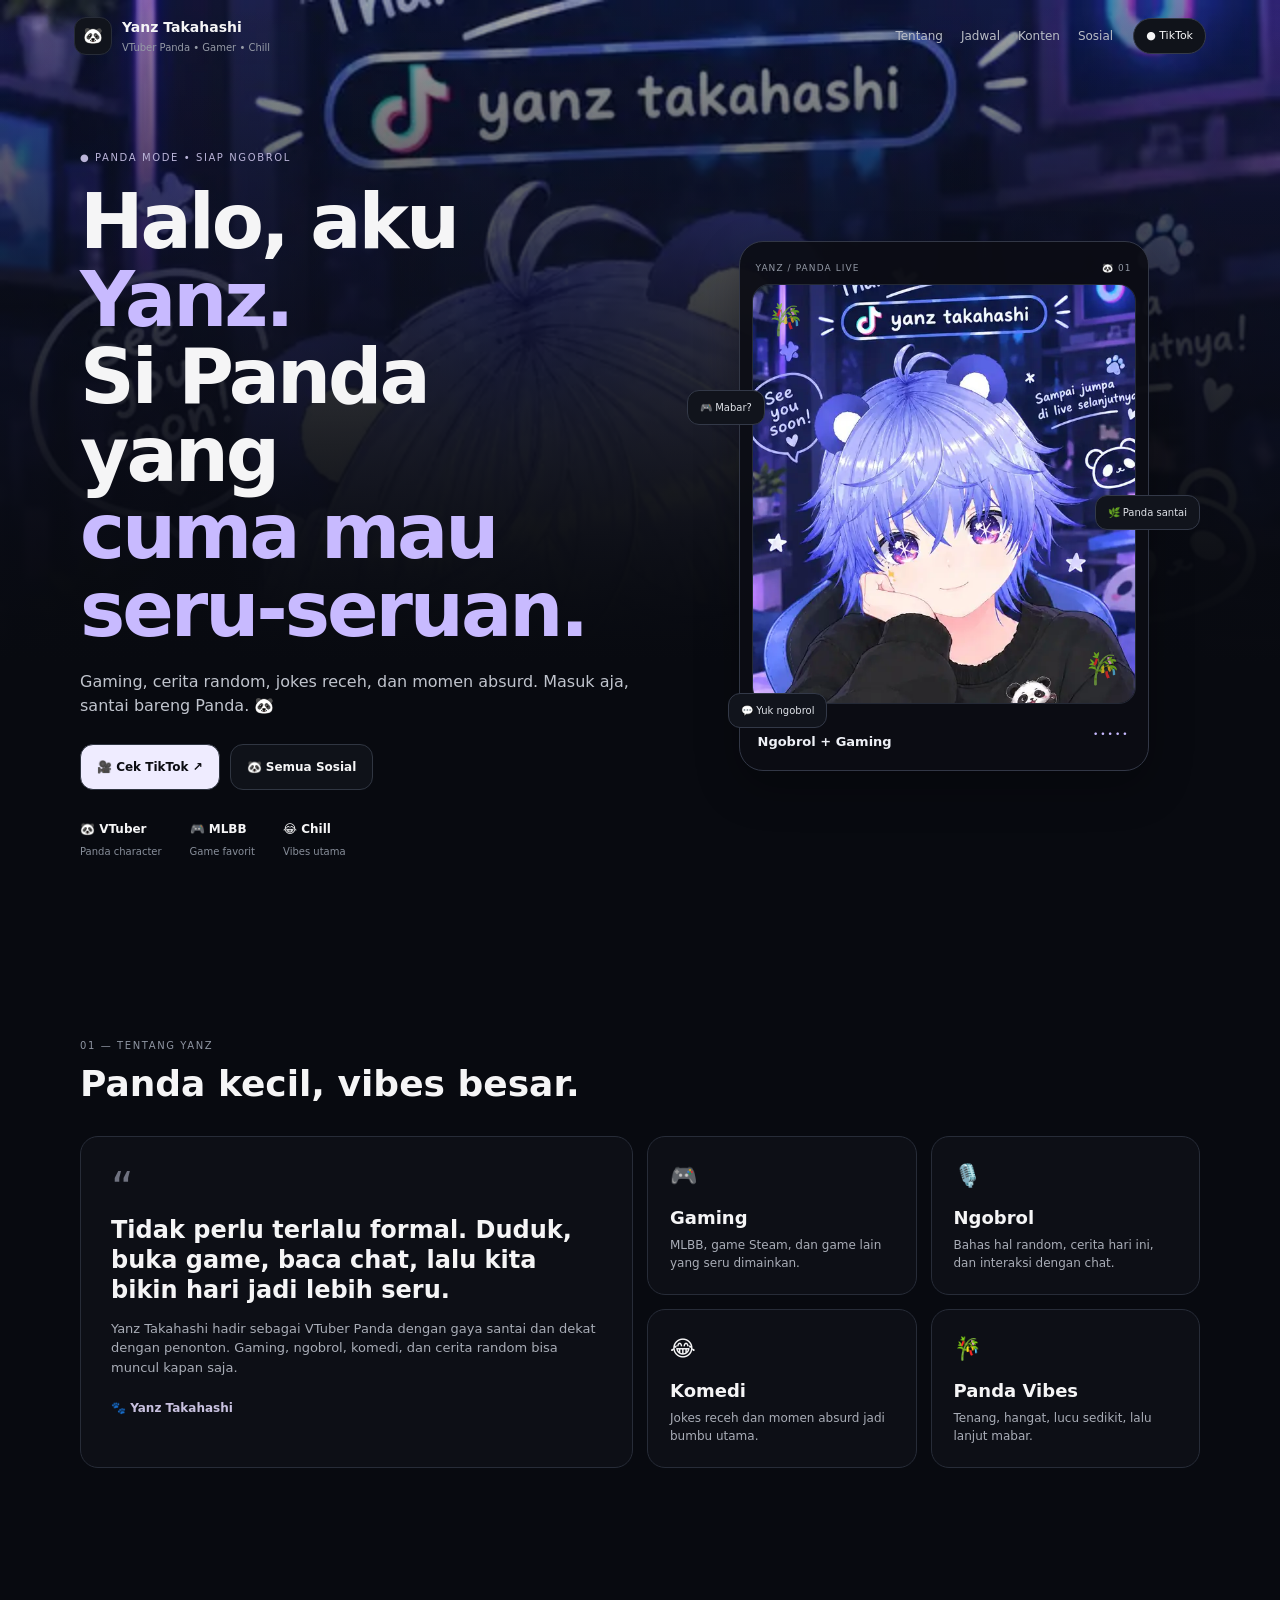
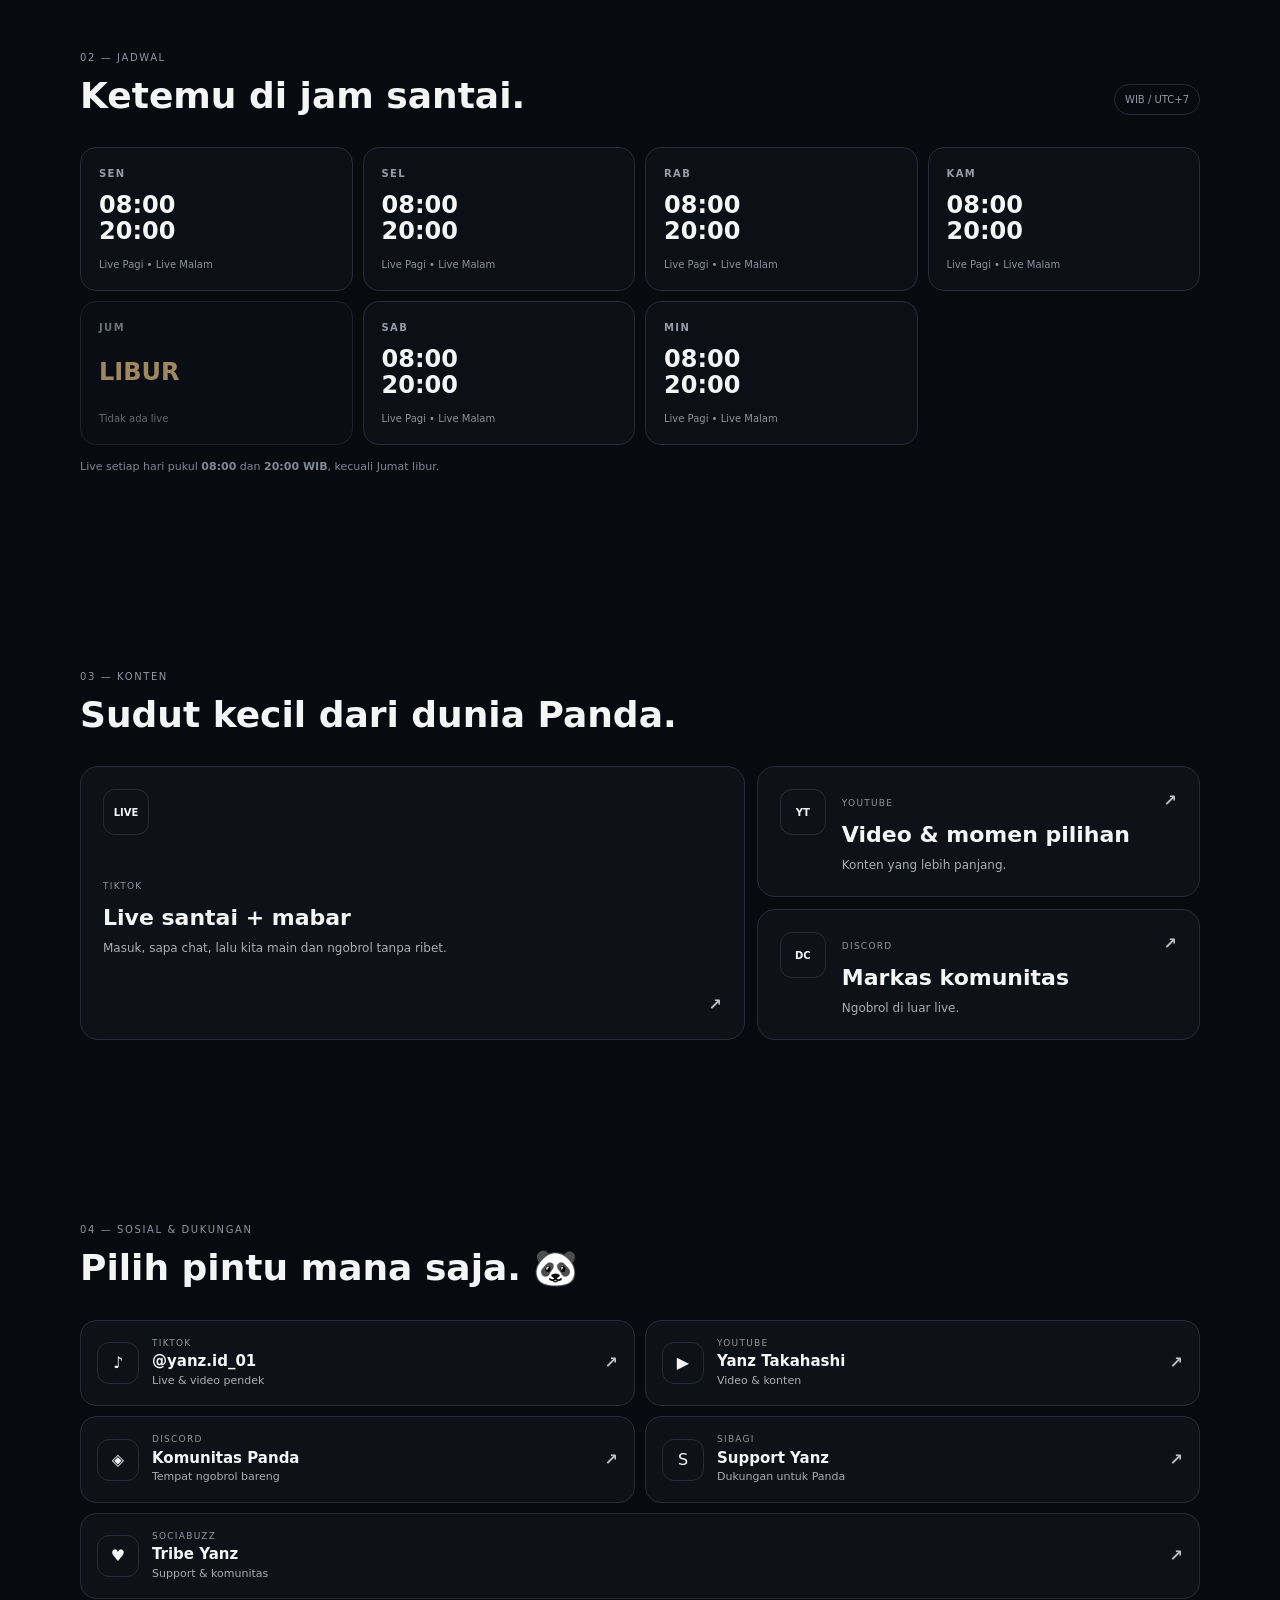
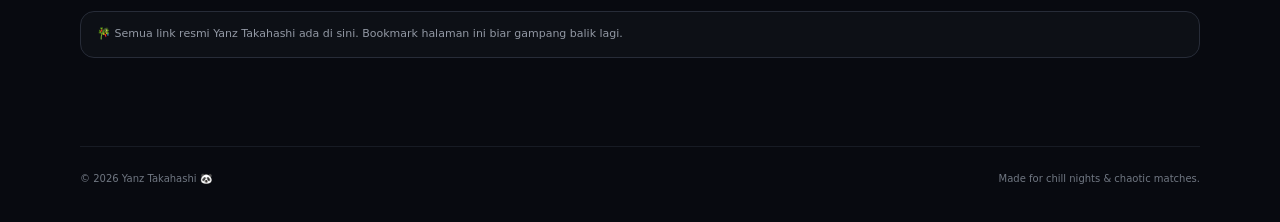
<file: index.html>
<!doctype html>
<html lang="id">
<head>
  <meta charset="utf-8">
  <meta name="viewport" content="width=device-width,initial-scale=1,viewport-fit=cover">
  <meta name="theme-color" content="#090b12">
  <meta name="description" content="Yanz Takahashi — VTuber Panda, gamer, dan teman ngobrol santai.">
  <title>Yanz Takahashi 🐼 — VTuber Panda</title>
  <link rel="icon" href="assets/yanz-panda-640.webp" type="image/webp">
  <link rel="stylesheet" href="styles.css">
</head>
<body>
  <div class="page-bg" aria-hidden="true"></div>

  <header class="site-header">
    <a class="brand" href="#home" aria-label="Yanz Takahashi beranda">
      <span class="brand-mark">🐼</span>
      <span><strong>Yanz Takahashi</strong><small>VTuber Panda • Gamer • Chill</small></span>
    </a>
    <nav class="nav" id="nav">
      <a href="#about">Tentang</a><a href="#schedule">Jadwal</a><a href="#content">Konten</a><a href="#social">Sosial</a>
    </nav>
    <a class="live-button" href="https://www.tiktok.com/@yanz.id_01?is_from_webapp=1&sender_device=pc" target="_blank" rel="noopener">● TikTok</a>
    <button class="menu-button" id="menuButton" type="button" aria-label="Buka menu" aria-expanded="false">☰</button>
  </header>

  <main id="home">
    <section class="hero wrap">
      <div class="hero-copy">
        <p class="eyebrow">● PANDA MODE • SIAP NGOBROL</p>
        <h1>Halo, aku <span>Yanz.</span><br>Si Panda yang<br><span>cuma mau seru-seruan.</span></h1>
        <p class="hero-text">Gaming, cerita random, jokes receh, dan momen absurd. Masuk aja, santai bareng Panda. 🐼</p>
        <div class="actions">
          <a class="button primary" href="https://www.tiktok.com/@yanz.id_01?is_from_webapp=1&sender_device=pc" target="_blank" rel="noopener">🎥 Cek TikTok ↗</a>
          <a class="button ghost" href="#social">🐼 Semua Sosial</a>
        </div>
        <div class="stats"><div><b>🐼 VTuber</b><span>Panda character</span></div><div><b>🎮 MLBB</b><span>Game favorit</span></div><div><b>😂 Chill</b><span>Vibes utama</span></div></div>
      </div>

      <div class="hero-art">
        <div class="character-card">
          <div class="card-top"><span>YANZ / PANDA LIVE</span><span>🐼 01</span></div>
          <div class="photo-box">
            <span class="bamboo bamboo-a">🎋</span><span class="bamboo bamboo-b">🎋</span>
            <img src="assets/yanz-panda-640.webp" alt="Yanz Takahashi — VTuber Panda" width="640" height="640" fetchpriority="high" decoding="async">
          </div>
          <div class="card-info"><div><small>NOW PLAYING</small><strong>Ngobrol + Gaming</strong></div><span>•••••</span></div>
        </div>
        <div class="float-card one">🎮 Mabar?</div><div class="float-card two">🌿 Panda santai</div><div class="float-card three">💬 Yuk ngobrol</div>
      </div>
    </section>

    <section class="wrap section" id="about">
      <div class="section-title"><small>01 — TENTANG YANZ</small><h2>Panda kecil, vibes besar.</h2></div>
      <div class="about-grid">
        <article class="panel about-main"><div class="quote">“</div><p class="lead">Tidak perlu terlalu formal. Duduk, buka game, baca chat, lalu kita bikin hari jadi lebih seru.</p><p>Yanz Takahashi hadir sebagai VTuber Panda dengan gaya santai dan dekat dengan penonton. Gaming, ngobrol, komedi, dan cerita random bisa muncul kapan saja.</p><div class="signature">🐾 Yanz Takahashi</div></article>
        <div class="mini-grid">
          <article class="panel mini"><span>🎮</span><h3>Gaming</h3><p>MLBB, game Steam, dan game lain yang seru dimainkan.</p></article>
          <article class="panel mini"><span>🎙️</span><h3>Ngobrol</h3><p>Bahas hal random, cerita hari ini, dan interaksi dengan chat.</p></article>
          <article class="panel mini"><span>😂</span><h3>Komedi</h3><p>Jokes receh dan momen absurd jadi bumbu utama.</p></article>
          <article class="panel mini"><span>🎋</span><h3>Panda Vibes</h3><p>Tenang, hangat, lucu sedikit, lalu lanjut mabar.</p></article>
        </div>
      </div>
    </section>

    <section class="wrap section" id="schedule">
      <div class="section-title row"><div><small>02 — JADWAL</small><h2>Ketemu di jam santai.</h2></div><span class="timezone">WIB / UTC+7</span></div>
      <div class="schedule-grid">
        <article class="day-card" data-day="1"><b>SEN</b><strong>08:00<br>20:00</strong><span>Live Pagi • Live Malam</span></article>
        <article class="day-card" data-day="2"><b>SEL</b><strong>08:00<br>20:00</strong><span>Live Pagi • Live Malam</span></article>
        <article class="day-card" data-day="3"><b>RAB</b><strong>08:00<br>20:00</strong><span>Live Pagi • Live Malam</span></article>
        <article class="day-card" data-day="4"><b>KAM</b><strong>08:00<br>20:00</strong><span>Live Pagi • Live Malam</span></article>
        <article class="day-card off" data-day="5"><b>JUM</b><strong>LIBUR</strong><span>Tidak ada live</span></article>
        <article class="day-card" data-day="6"><b>SAB</b><strong>08:00<br>20:00</strong><span>Live Pagi • Live Malam</span></article>
        <article class="day-card" data-day="0"><b>MIN</b><strong>08:00<br>20:00</strong><span>Live Pagi • Live Malam</span></article>
      </div>
      <p class="note">Live setiap hari pukul <strong>08:00</strong> dan <strong>20:00 WIB</strong>, kecuali Jumat libur.</p>
    </section>

    <section class="wrap section" id="content">
      <div class="section-title"><small>03 — KONTEN</small><h2>Sudut kecil dari dunia Panda.</h2></div>
      <div class="content-grid">
        <a class="content-card big" href="https://www.tiktok.com/@yanz.id_01?is_from_webapp=1&sender_device=pc" target="_blank" rel="noopener"><span>LIVE</span><div><small>TIKTOK</small><h3>Live santai + mabar</h3><p>Masuk, sapa chat, lalu kita main dan ngobrol tanpa ribet.</p></div><b>↗</b></a>
        <a class="content-card" href="https://www.youtube.com/@Yanz-TAKAHASHI" target="_blank" rel="noopener"><span>YT</span><div><small>YOUTUBE</small><h3>Video & momen pilihan</h3><p>Konten yang lebih panjang.</p></div><b>↗</b></a>
        <a class="content-card" href="https://discord.gg/RctvXeYhSY" target="_blank" rel="noopener"><span>DC</span><div><small>DISCORD</small><h3>Markas komunitas</h3><p>Ngobrol di luar live.</p></div><b>↗</b></a>
      </div>
    </section>

    <section class="wrap section" id="social">
      <div class="section-title"><small>04 — SOSIAL & DUKUNGAN</small><h2>Pilih pintu mana saja. 🐼</h2></div>
      <div class="social-grid">
        <a href="https://www.tiktok.com/@yanz.id_01?is_from_webapp=1&sender_device=pc" target="_blank" rel="noopener" class="social"><span>♪</span><div><small>TIKTOK</small><strong>@yanz.id_01</strong><em>Live & video pendek</em></div><b>↗</b></a>
        <a href="https://www.youtube.com/@Yanz-TAKAHASHI" target="_blank" rel="noopener" class="social"><span>▶</span><div><small>YOUTUBE</small><strong>Yanz Takahashi</strong><em>Video & konten</em></div><b>↗</b></a>
        <a href="https://discord.gg/RctvXeYhSY" target="_blank" rel="noopener" class="social"><span>◈</span><div><small>DISCORD</small><strong>Komunitas Panda</strong><em>Tempat ngobrol bareng</em></div><b>↗</b></a>
        <a href="https://sibagi.com/yanztakahashi" target="_blank" rel="noopener" class="social"><span>S</span><div><small>SIBAGI</small><strong>Support Yanz</strong><em>Dukungan untuk Panda</em></div><b>↗</b></a>
        <a href="https://sociabuzz.com/yanz_cihuy/tribe" target="_blank" rel="noopener" class="social full"><span>♥</span><div><small>SOCIABUZZ</small><strong>Tribe Yanz</strong><em>Support & komunitas</em></div><b>↗</b></a>
      </div>
      <div class="support-note">🎋 Semua link resmi Yanz Takahashi ada di sini. Bookmark halaman ini biar gampang balik lagi.</div>
    </section>
  </main>

  <footer class="footer wrap"><span>© 2026 Yanz Takahashi 🐼</span><span>Made for chill nights & chaotic matches.</span></footer>
  <script src="script.js" defer></script>
</body>
</html>
</file>
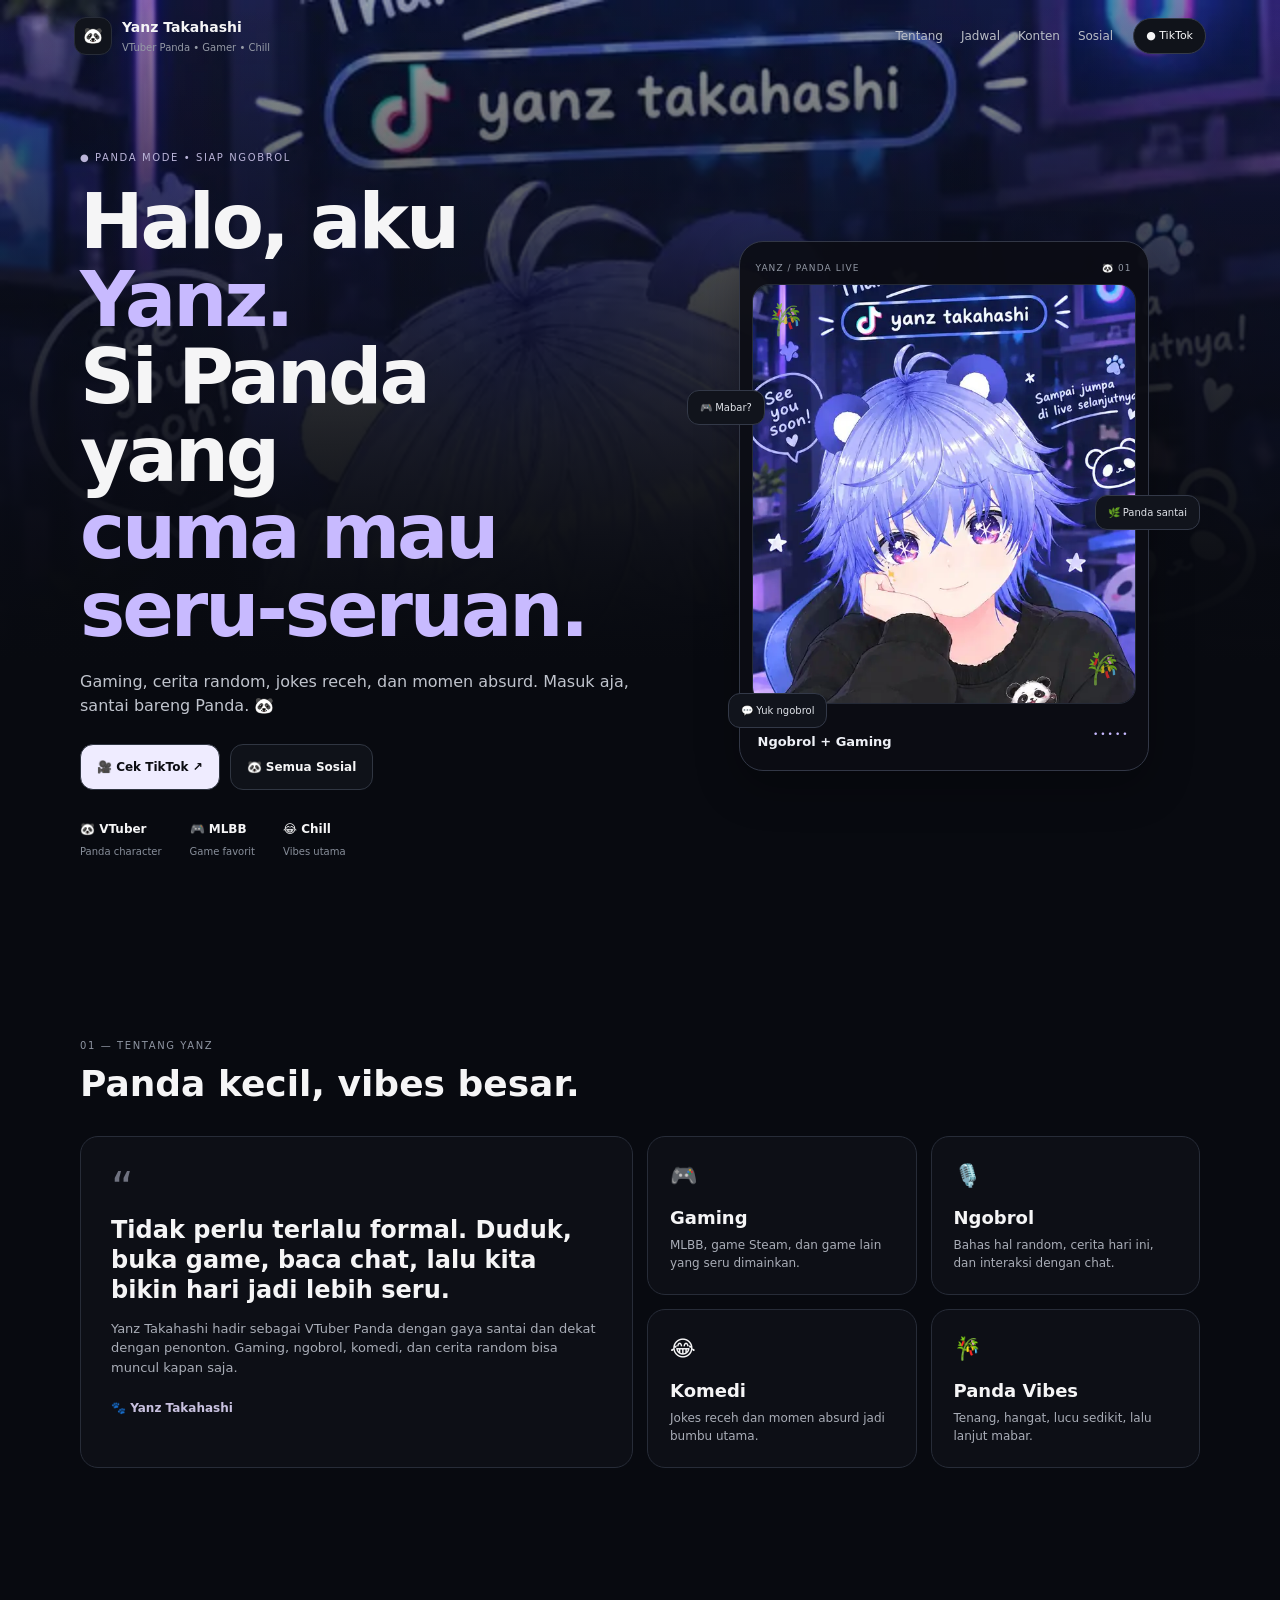
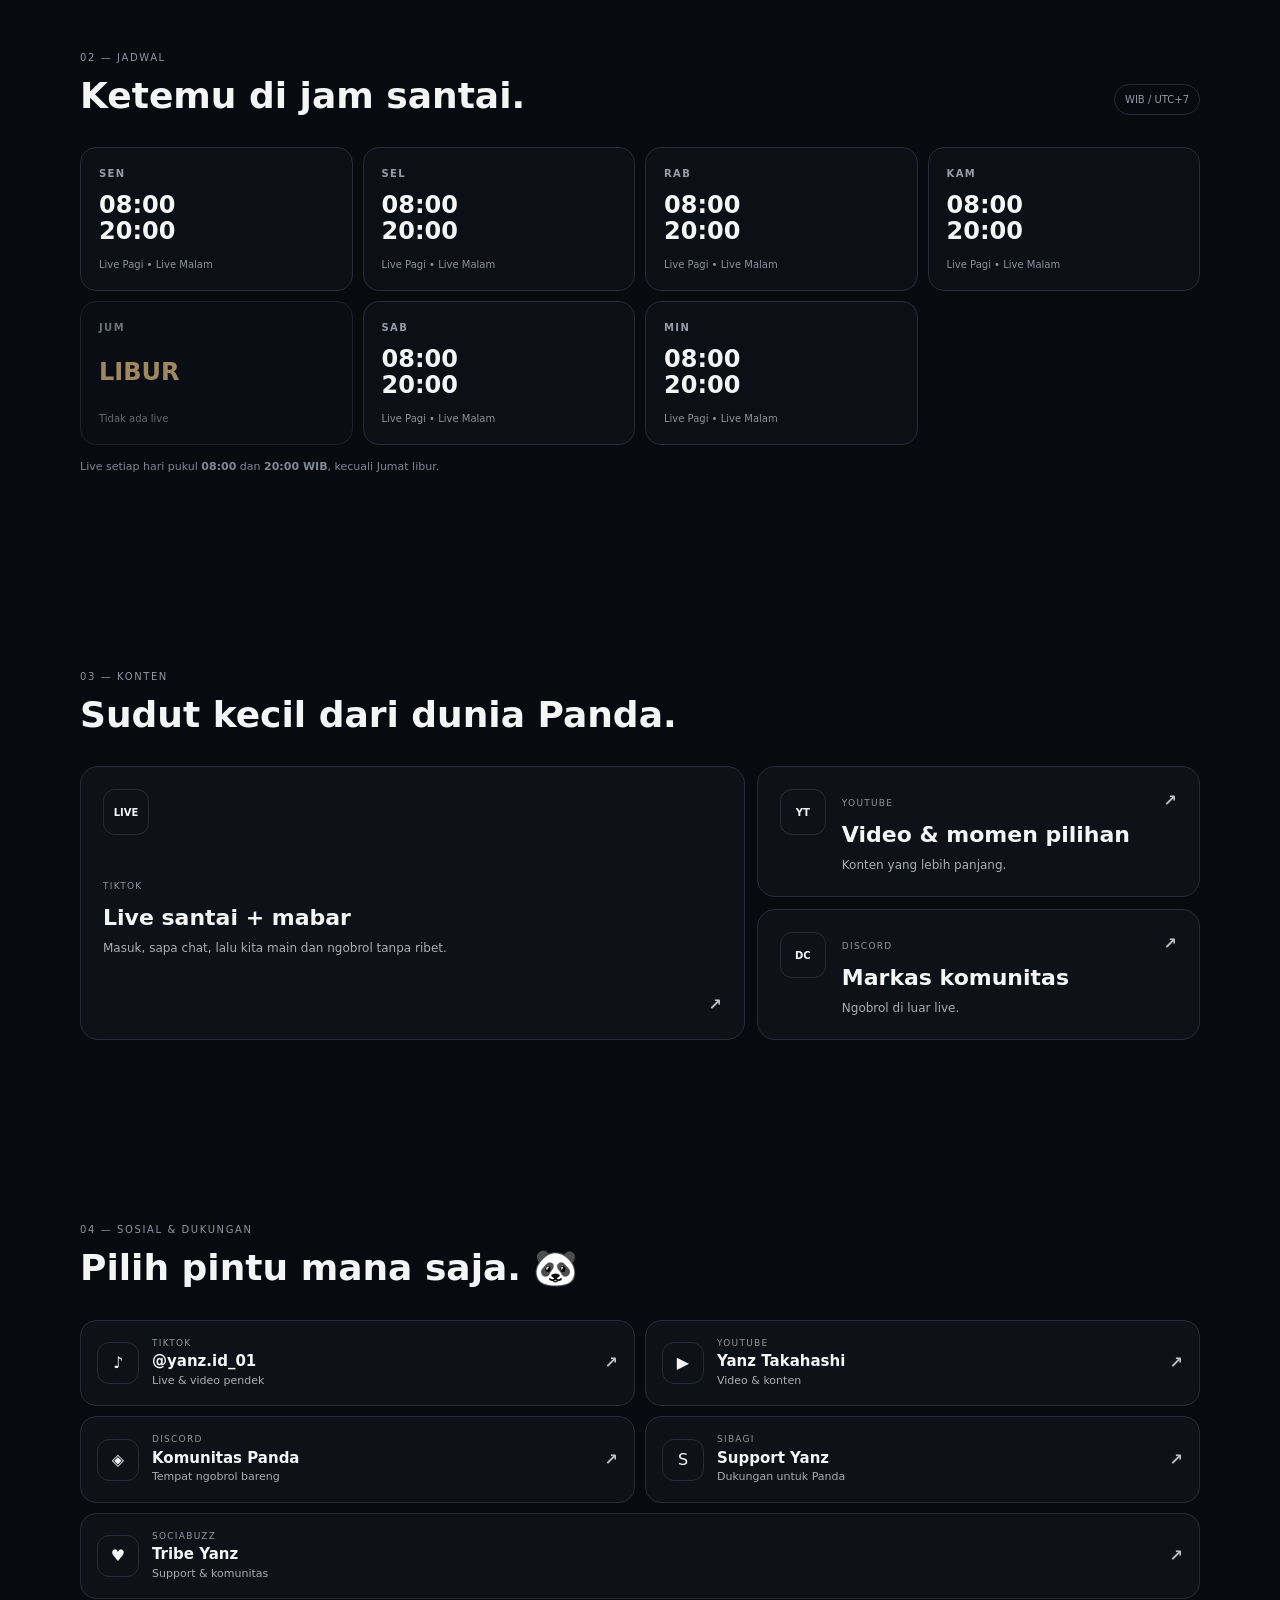
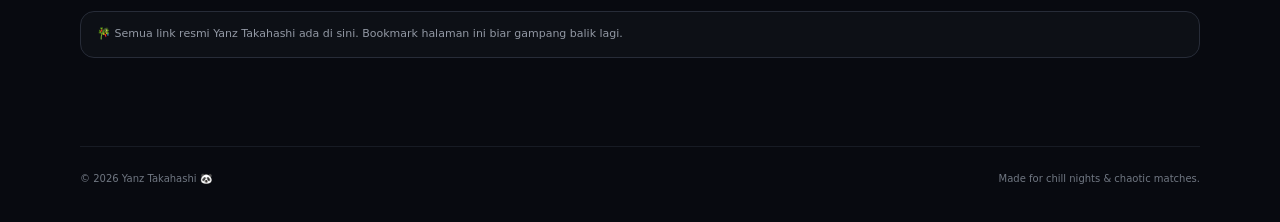
<file: yanz-takahashi-single.html>
<!doctype html>
<html lang="id">
<head>
  <meta charset="utf-8">
  <meta name="viewport" content="width=device-width,initial-scale=1,viewport-fit=cover">
  <meta name="theme-color" content="#090b12">
  <meta name="description" content="Yanz Takahashi — VTuber Panda, gamer, dan teman ngobrol santai.">
  <title>Yanz Takahashi 🐼 — VTuber Panda</title>
  <link rel="icon" href="[data-uri]" type="image/webp">
  <style>:root{--bg:#080a10;--panel:#10131b;--panel2:#141925;--text:#f5f5f6;--muted:#a9adb7;--line:#272c38;--accent:#c8baff;--accent2:#ece8ff;--radius:18px}
*{box-sizing:border-box}html{scroll-behavior:smooth}body{margin:0;background:var(--bg);color:var(--text);font-family:system-ui,-apple-system,Segoe UI,Roboto,Arial,sans-serif;line-height:1.5;overflow-x:hidden}a{color:inherit;text-decoration:none}.page-bg{position:absolute;z-index:-2;top:0;left:0;width:100%;height:720px;background:linear-gradient(rgba(5,7,12,.34),rgba(8,10,16,.97)),url("[data-uri]") center top/cover no-repeat}.page-bg:after{content:"";position:absolute;inset:0;background:linear-gradient(180deg,rgba(8,10,16,0),var(--bg) 92%)}
.site-header{height:72px;max-width:1180px;margin:auto;padding:12px 24px;display:flex;align-items:center;gap:20px;position:relative}.brand{display:flex;gap:10px;align-items:center;margin-right:auto}.brand-mark{width:38px;height:38px;border:1px solid var(--line);border-radius:12px;display:grid;place-items:center;background:#11141c}.brand strong{display:block;font-size:14px}.brand small{display:block;color:#959aa6;font-size:10px;margin-top:2px}.nav{display:flex;gap:18px}.nav a{font-size:12px;color:#b9bdc6}.nav a:hover{color:#fff}.live-button{font-size:11px;padding:9px 12px;border:1px solid #353b49;border-radius:999px;background:#10131a}.menu-button{display:none;background:none;color:#fff;border:0;font-size:22px}
.wrap{width:min(1120px,calc(100% - 40px));margin:auto}.hero{min-height:640px;padding:78px 0 82px;display:grid;grid-template-columns:1.05fr .95fr;gap:40px;align-items:center}.eyebrow{font-size:10px;letter-spacing:.16em;color:#bab4d8;margin:0 0 18px}.hero h1{font-size:clamp(42px,6vw,76px);line-height:1.02;letter-spacing:-.04em;margin:0 0 22px}.hero h1 span{color:var(--accent)}.hero-text{max-width:610px;color:#c0c4cd;font-size:16px}.actions{display:flex;gap:10px;flex-wrap:wrap;margin-top:26px}.button{padding:13px 16px;border-radius:13px;border:1px solid #303642;font-size:12px;font-weight:700}.button.primary{background:#efecff;color:#0c0d12}.button.ghost{background:#0f1219}.stats{display:flex;gap:28px;margin-top:30px;flex-wrap:wrap}.stats b{display:block;font-size:12px}.stats span{font-size:10px;color:#888f9b}
.hero-art{position:relative;min-height:520px;display:grid;place-items:center}.character-card{width:min(410px,92%);padding:12px;border:1px solid #323746;border-radius:24px;background:rgba(11,13,20,.92);box-shadow:0 16px 44px rgba(0,0,0,.28)}.card-top,.card-info{display:flex;justify-content:space-between;align-items:center;padding:8px 4px;color:#9298a4;font-size:9px;letter-spacing:.12em}.photo-box{height:420px;position:relative;overflow:hidden;border-radius:17px;border:1px solid #242936;background:#0e1118}.photo-box img{width:100%;height:100%;object-fit:cover;display:block}.bamboo{position:absolute;z-index:2;font-size:30px;opacity:.7}.bamboo-a{top:12px;left:14px}.bamboo-b{bottom:12px;right:14px}.card-info{padding:13px 6px 6px}.card-info strong{display:block;color:#eef0f6;font-size:13px;letter-spacing:0;margin-top:2px}.card-info span{letter-spacing:2px;color:var(--accent)}.float-card{position:absolute;padding:9px 12px;border:1px solid #333948;border-radius:12px;background:#11141c;color:#dfe2e8;font-size:10px}.float-card.one{left:0;top:28%}.float-card.two{right:0;top:48%}.float-card.three{left:8%;bottom:8%}
.section{padding:88px 0}.section-title small{font-size:10px;color:#8e95a2;letter-spacing:.16em}.section-title h2{font-size:36px;line-height:1.1;margin:8px 0 0}.section-title.row{display:flex;justify-content:space-between;align-items:end}.timezone{font-size:10px;color:#9299a6;border:1px solid var(--line);padding:7px 10px;border-radius:999px}.about-grid{display:grid;grid-template-columns:1fr 1fr;gap:14px;margin-top:32px}.panel{border:1px solid var(--line);background:rgba(14,17,23,.88);border-radius:18px}.about-main{padding:30px}.quote{font-size:44px;color:#6f7280;line-height:1}.lead{font-size:24px;font-weight:650;line-height:1.25;margin:4px 0 14px}.about-main p:not(.lead){color:var(--muted);font-size:13px}.signature{margin-top:22px;color:#c8c1df;font-size:12px;font-weight:700}.mini-grid{display:grid;grid-template-columns:1fr 1fr;gap:14px}.mini{padding:22px;min-height:154px}.mini span{font-size:22px}.mini h3{margin:12px 0 5px;font-size:18px}.mini p{margin:0;color:var(--muted);font-size:12px}
.schedule-grid{display:grid;grid-template-columns:repeat(4,1fr);gap:10px;margin-top:32px}.day-card{min-height:144px;padding:18px;border:1px solid var(--line);border-radius:16px;background:rgba(14,17,23,.88);display:flex;flex-direction:column;justify-content:space-between}.day-card b{font-size:10px;color:#969ca8;letter-spacing:.14em}.day-card strong{font-size:24px;line-height:1.08}.day-card span{font-size:10px;color:#8c929d}.day-card.active{border-color:#7465ac;background:#171622}.day-card.off{opacity:.7}.day-card.off strong{color:#e0bc86}.note{color:#808693;font-size:11px;margin-top:14px}
.content-grid{display:grid;grid-template-columns:1.2fr .8fr;gap:12px;margin-top:32px}.content-card{display:flex;gap:16px;align-items:flex-start;padding:22px;border:1px solid var(--line);border-radius:18px;background:#0e1117;min-height:130px}.content-card.big{grid-row:span 2;min-height:272px;flex-direction:column;justify-content:space-between}.content-card>span{width:46px;height:46px;display:grid;place-items:center;border-radius:12px;border:1px solid var(--line);font-size:10px;font-weight:800}.content-card small{font-size:9px;color:#8e95a2;letter-spacing:.14em}.content-card h3{margin:5px 0;font-size:22px}.content-card p{margin:0;color:var(--muted);font-size:12px}.content-card>b{margin-left:auto;color:#bac0cc}
.social-grid{display:grid;grid-template-columns:1fr 1fr;gap:10px;margin-top:32px}.social{display:flex;align-items:center;gap:13px;padding:16px;border:1px solid var(--line);border-radius:16px;background:#0e1117}.social.full{grid-column:span 2}.social>span{width:42px;height:42px;display:grid;place-items:center;border:1px solid var(--line);border-radius:12px}.social small{display:block;font-size:9px;color:#8f96a3;letter-spacing:.14em}.social strong{display:block;font-size:15px}.social em{display:block;font-style:normal;font-size:11px;color:var(--muted)}.social>b{margin-left:auto;color:#bcc1cb}.support-note{margin-top:12px;padding:14px 16px;border:1px solid var(--line);border-radius:14px;color:#9298a4;font-size:11px;background:#0d1016}.footer{padding:24px 0 36px;display:flex;justify-content:space-between;border-top:1px solid #171b24;color:#707782;font-size:10px}
@media(max-width:900px){.nav{display:none}.nav.open{display:flex;position:absolute;left:18px;right:18px;top:64px;padding:12px;border:1px solid var(--line);border-radius:14px;background:#0e1117;flex-direction:column;gap:10px;z-index:5}.menu-button{display:block}.hero{grid-template-columns:1fr;gap:18px;padding-top:46px}.hero-art{min-height:490px}.about-grid{grid-template-columns:1fr}.schedule-grid{grid-template-columns:repeat(2,1fr)}.content-grid{grid-template-columns:1fr}.content-card.big{grid-row:auto}.social-grid{grid-template-columns:1fr}.social.full{grid-column:auto}.footer{flex-direction:column;gap:7px}}
@media(max-width:560px){.wrap{width:min(100% - 28px,560px)}.site-header{padding:12px 14px}.brand small,.live-button{display:none}.hero{padding:36px 0 56px}.hero h1{font-size:43px}.hero-text{font-size:14px}.stats{gap:18px}.hero-art{min-height:420px}.character-card{width:94%;border-radius:18px}.photo-box{height:340px}.float-card{font-size:9px;padding:8px 9px}.float-card.one{left:-2px}.float-card.two{right:-2px}.section{padding:64px 0}.section-title h2{font-size:29px}.mini-grid{grid-template-columns:1fr}.schedule-grid{grid-template-columns:1fr 1fr}.day-card{min-height:126px;padding:15px}.day-card strong{font-size:21px}.content-card h3{font-size:19px}.page-bg{height:560px;background-image:linear-gradient(rgba(5,7,12,.38),rgba(8,10,16,.97)),url("[data-uri]");background-position:center top}.footer{padding-bottom:26px}}
@media(prefers-reduced-motion:reduce){html{scroll-behavior:auto}.button,.content-card,.social{transition:none}}
.button,.content-card,.social,.day-card{transition:transform .18s ease,border-color .18s ease,background .18s ease}.button:hover,.content-card:hover,.social:hover,.day-card:hover{transform:translateY(-2px);border-color:#4a5061}
</style>
</head>
<body>
  <div class="page-bg" aria-hidden="true"></div>

  <header class="site-header">
    <a class="brand" href="#home" aria-label="Yanz Takahashi beranda">
      <span class="brand-mark">🐼</span>
      <span><strong>Yanz Takahashi</strong><small>VTuber Panda • Gamer • Chill</small></span>
    </a>
    <nav class="nav" id="nav">
      <a href="#about">Tentang</a><a href="#schedule">Jadwal</a><a href="#content">Konten</a><a href="#social">Sosial</a>
    </nav>
    <a class="live-button" href="https://www.tiktok.com/@yanz.id_01?is_from_webapp=1&sender_device=pc" target="_blank" rel="noopener">● TikTok</a>
    <button class="menu-button" id="menuButton" type="button" aria-label="Buka menu" aria-expanded="false">☰</button>
  </header>

  <main id="home">
    <section class="hero wrap">
      <div class="hero-copy">
        <p class="eyebrow">● PANDA MODE • SIAP NGOBROL</p>
        <h1>Halo, aku <span>Yanz.</span><br>Si Panda yang<br><span>cuma mau seru-seruan.</span></h1>
        <p class="hero-text">Gaming, cerita random, jokes receh, dan momen absurd. Masuk aja, santai bareng Panda. 🐼</p>
        <div class="actions">
          <a class="button primary" href="https://www.tiktok.com/@yanz.id_01?is_from_webapp=1&sender_device=pc" target="_blank" rel="noopener">🎥 Cek TikTok ↗</a>
          <a class="button ghost" href="#social">🐼 Semua Sosial</a>
        </div>
        <div class="stats"><div><b>🐼 VTuber</b><span>Panda character</span></div><div><b>🎮 MLBB</b><span>Game favorit</span></div><div><b>😂 Chill</b><span>Vibes utama</span></div></div>
      </div>

      <div class="hero-art">
        <div class="character-card">
          <div class="card-top"><span>YANZ / PANDA LIVE</span><span>🐼 01</span></div>
          <div class="photo-box">
            <span class="bamboo bamboo-a">🎋</span><span class="bamboo bamboo-b">🎋</span>
            <img src="[data-uri]" alt="Yanz Takahashi — VTuber Panda" width="640" height="640" fetchpriority="high" decoding="async">
          </div>
          <div class="card-info"><div><small>NOW PLAYING</small><strong>Ngobrol + Gaming</strong></div><span>•••••</span></div>
        </div>
        <div class="float-card one">🎮 Mabar?</div><div class="float-card two">🌿 Panda santai</div><div class="float-card three">💬 Yuk ngobrol</div>
      </div>
    </section>

    <section class="wrap section" id="about">
      <div class="section-title"><small>01 — TENTANG YANZ</small><h2>Panda kecil, vibes besar.</h2></div>
      <div class="about-grid">
        <article class="panel about-main"><div class="quote">“</div><p class="lead">Tidak perlu terlalu formal. Duduk, buka game, baca chat, lalu kita bikin hari jadi lebih seru.</p><p>Yanz Takahashi hadir sebagai VTuber Panda dengan gaya santai dan dekat dengan penonton. Gaming, ngobrol, komedi, dan cerita random bisa muncul kapan saja.</p><div class="signature">🐾 Yanz Takahashi</div></article>
        <div class="mini-grid">
          <article class="panel mini"><span>🎮</span><h3>Gaming</h3><p>MLBB, game Steam, dan game lain yang seru dimainkan.</p></article>
          <article class="panel mini"><span>🎙️</span><h3>Ngobrol</h3><p>Bahas hal random, cerita hari ini, dan interaksi dengan chat.</p></article>
          <article class="panel mini"><span>😂</span><h3>Komedi</h3><p>Jokes receh dan momen absurd jadi bumbu utama.</p></article>
          <article class="panel mini"><span>🎋</span><h3>Panda Vibes</h3><p>Tenang, hangat, lucu sedikit, lalu lanjut mabar.</p></article>
        </div>
      </div>
    </section>

    <section class="wrap section" id="schedule">
      <div class="section-title row"><div><small>02 — JADWAL</small><h2>Ketemu di jam santai.</h2></div><span class="timezone">WIB / UTC+7</span></div>
      <div class="schedule-grid">
        <article class="day-card" data-day="1"><b>SEN</b><strong>08:00<br>20:00</strong><span>Live Pagi • Live Malam</span></article>
        <article class="day-card" data-day="2"><b>SEL</b><strong>08:00<br>20:00</strong><span>Live Pagi • Live Malam</span></article>
        <article class="day-card" data-day="3"><b>RAB</b><strong>08:00<br>20:00</strong><span>Live Pagi • Live Malam</span></article>
        <article class="day-card" data-day="4"><b>KAM</b><strong>08:00<br>20:00</strong><span>Live Pagi • Live Malam</span></article>
        <article class="day-card off" data-day="5"><b>JUM</b><strong>LIBUR</strong><span>Tidak ada live</span></article>
        <article class="day-card" data-day="6"><b>SAB</b><strong>08:00<br>20:00</strong><span>Live Pagi • Live Malam</span></article>
        <article class="day-card" data-day="0"><b>MIN</b><strong>08:00<br>20:00</strong><span>Live Pagi • Live Malam</span></article>
      </div>
      <p class="note">Live setiap hari pukul <strong>08:00</strong> dan <strong>20:00 WIB</strong>, kecuali Jumat libur.</p>
    </section>

    <section class="wrap section" id="content">
      <div class="section-title"><small>03 — KONTEN</small><h2>Sudut kecil dari dunia Panda.</h2></div>
      <div class="content-grid">
        <a class="content-card big" href="https://www.tiktok.com/@yanz.id_01?is_from_webapp=1&sender_device=pc" target="_blank" rel="noopener"><span>LIVE</span><div><small>TIKTOK</small><h3>Live santai + mabar</h3><p>Masuk, sapa chat, lalu kita main dan ngobrol tanpa ribet.</p></div><b>↗</b></a>
        <a class="content-card" href="https://www.youtube.com/@Yanz-TAKAHASHI" target="_blank" rel="noopener"><span>YT</span><div><small>YOUTUBE</small><h3>Video & momen pilihan</h3><p>Konten yang lebih panjang.</p></div><b>↗</b></a>
        <a class="content-card" href="https://discord.gg/RctvXeYhSY" target="_blank" rel="noopener"><span>DC</span><div><small>DISCORD</small><h3>Markas komunitas</h3><p>Ngobrol di luar live.</p></div><b>↗</b></a>
      </div>
    </section>

    <section class="wrap section" id="social">
      <div class="section-title"><small>04 — SOSIAL & DUKUNGAN</small><h2>Pilih pintu mana saja. 🐼</h2></div>
      <div class="social-grid">
        <a href="https://www.tiktok.com/@yanz.id_01?is_from_webapp=1&sender_device=pc" target="_blank" rel="noopener" class="social"><span>♪</span><div><small>TIKTOK</small><strong>@yanz.id_01</strong><em>Live & video pendek</em></div><b>↗</b></a>
        <a href="https://www.youtube.com/@Yanz-TAKAHASHI" target="_blank" rel="noopener" class="social"><span>▶</span><div><small>YOUTUBE</small><strong>Yanz Takahashi</strong><em>Video & konten</em></div><b>↗</b></a>
        <a href="https://discord.gg/RctvXeYhSY" target="_blank" rel="noopener" class="social"><span>◈</span><div><small>DISCORD</small><strong>Komunitas Panda</strong><em>Tempat ngobrol bareng</em></div><b>↗</b></a>
        <a href="https://sibagi.com/yanztakahashi" target="_blank" rel="noopener" class="social"><span>S</span><div><small>SIBAGI</small><strong>Support Yanz</strong><em>Dukungan untuk Panda</em></div><b>↗</b></a>
        <a href="https://sociabuzz.com/yanz_cihuy/tribe" target="_blank" rel="noopener" class="social full"><span>♥</span><div><small>SOCIABUZZ</small><strong>Tribe Yanz</strong><em>Support & komunitas</em></div><b>↗</b></a>
      </div>
      <div class="support-note">🎋 Semua link resmi Yanz Takahashi ada di sini. Bookmark halaman ini biar gampang balik lagi.</div>
    </section>
  </main>

  <footer class="footer wrap"><span>© 2026 Yanz Takahashi 🐼</span><span>Made for chill nights & chaotic matches.</span></footer>
  <script>const menuButton=document.getElementById('menuButton');
const nav=document.getElementById('nav');
menuButton?.addEventListener('click',()=>{const open=nav.classList.toggle('open');menuButton.setAttribute('aria-expanded',String(open));menuButton.textContent=open?'✕':'☰'});
nav?.querySelectorAll('a').forEach(a=>a.addEventListener('click',()=>{nav.classList.remove('open');menuButton?.setAttribute('aria-expanded','false');if(menuButton)menuButton.textContent='☰'}));
const cards=document.querySelectorAll('.day-card');
const today=new Date().getDay();
if(today!==5)document.querySelector(`[data-day="${today}"]`)?.classList.add('active');
</script>
</body>
</html>
</file>
<file: styles.css>
:root{--bg:#080a10;--panel:#10131b;--panel2:#141925;--text:#f5f5f6;--muted:#a9adb7;--line:#272c38;--accent:#c8baff;--accent2:#ece8ff;--radius:18px}
*{box-sizing:border-box}html{scroll-behavior:smooth}body{margin:0;background:var(--bg);color:var(--text);font-family:system-ui,-apple-system,Segoe UI,Roboto,Arial,sans-serif;line-height:1.5;overflow-x:hidden}a{color:inherit;text-decoration:none}.page-bg{position:absolute;z-index:-2;top:0;left:0;width:100%;height:720px;background:linear-gradient(rgba(5,7,12,.34),rgba(8,10,16,.97)),url("assets/yanz-panda-640.webp") center top/cover no-repeat}.page-bg:after{content:"";position:absolute;inset:0;background:linear-gradient(180deg,rgba(8,10,16,0),var(--bg) 92%)}
.site-header{height:72px;max-width:1180px;margin:auto;padding:12px 24px;display:flex;align-items:center;gap:20px;position:relative}.brand{display:flex;gap:10px;align-items:center;margin-right:auto}.brand-mark{width:38px;height:38px;border:1px solid var(--line);border-radius:12px;display:grid;place-items:center;background:#11141c}.brand strong{display:block;font-size:14px}.brand small{display:block;color:#959aa6;font-size:10px;margin-top:2px}.nav{display:flex;gap:18px}.nav a{font-size:12px;color:#b9bdc6}.nav a:hover{color:#fff}.live-button{font-size:11px;padding:9px 12px;border:1px solid #353b49;border-radius:999px;background:#10131a}.menu-button{display:none;background:none;color:#fff;border:0;font-size:22px}
.wrap{width:min(1120px,calc(100% - 40px));margin:auto}.hero{min-height:640px;padding:78px 0 82px;display:grid;grid-template-columns:1.05fr .95fr;gap:40px;align-items:center}.eyebrow{font-size:10px;letter-spacing:.16em;color:#bab4d8;margin:0 0 18px}.hero h1{font-size:clamp(42px,6vw,76px);line-height:1.02;letter-spacing:-.04em;margin:0 0 22px}.hero h1 span{color:var(--accent)}.hero-text{max-width:610px;color:#c0c4cd;font-size:16px}.actions{display:flex;gap:10px;flex-wrap:wrap;margin-top:26px}.button{padding:13px 16px;border-radius:13px;border:1px solid #303642;font-size:12px;font-weight:700}.button.primary{background:#efecff;color:#0c0d12}.button.ghost{background:#0f1219}.stats{display:flex;gap:28px;margin-top:30px;flex-wrap:wrap}.stats b{display:block;font-size:12px}.stats span{font-size:10px;color:#888f9b}
.hero-art{position:relative;min-height:520px;display:grid;place-items:center}.character-card{width:min(410px,92%);padding:12px;border:1px solid #323746;border-radius:24px;background:rgba(11,13,20,.92);box-shadow:0 16px 44px rgba(0,0,0,.28)}.card-top,.card-info{display:flex;justify-content:space-between;align-items:center;padding:8px 4px;color:#9298a4;font-size:9px;letter-spacing:.12em}.photo-box{height:420px;position:relative;overflow:hidden;border-radius:17px;border:1px solid #242936;background:#0e1118}.photo-box img{width:100%;height:100%;object-fit:cover;display:block}.bamboo{position:absolute;z-index:2;font-size:30px;opacity:.7}.bamboo-a{top:12px;left:14px}.bamboo-b{bottom:12px;right:14px}.card-info{padding:13px 6px 6px}.card-info strong{display:block;color:#eef0f6;font-size:13px;letter-spacing:0;margin-top:2px}.card-info span{letter-spacing:2px;color:var(--accent)}.float-card{position:absolute;padding:9px 12px;border:1px solid #333948;border-radius:12px;background:#11141c;color:#dfe2e8;font-size:10px}.float-card.one{left:0;top:28%}.float-card.two{right:0;top:48%}.float-card.three{left:8%;bottom:8%}
.section{padding:88px 0}.section-title small{font-size:10px;color:#8e95a2;letter-spacing:.16em}.section-title h2{font-size:36px;line-height:1.1;margin:8px 0 0}.section-title.row{display:flex;justify-content:space-between;align-items:end}.timezone{font-size:10px;color:#9299a6;border:1px solid var(--line);padding:7px 10px;border-radius:999px}.about-grid{display:grid;grid-template-columns:1fr 1fr;gap:14px;margin-top:32px}.panel{border:1px solid var(--line);background:rgba(14,17,23,.88);border-radius:18px}.about-main{padding:30px}.quote{font-size:44px;color:#6f7280;line-height:1}.lead{font-size:24px;font-weight:650;line-height:1.25;margin:4px 0 14px}.about-main p:not(.lead){color:var(--muted);font-size:13px}.signature{margin-top:22px;color:#c8c1df;font-size:12px;font-weight:700}.mini-grid{display:grid;grid-template-columns:1fr 1fr;gap:14px}.mini{padding:22px;min-height:154px}.mini span{font-size:22px}.mini h3{margin:12px 0 5px;font-size:18px}.mini p{margin:0;color:var(--muted);font-size:12px}
.schedule-grid{display:grid;grid-template-columns:repeat(4,1fr);gap:10px;margin-top:32px}.day-card{min-height:144px;padding:18px;border:1px solid var(--line);border-radius:16px;background:rgba(14,17,23,.88);display:flex;flex-direction:column;justify-content:space-between}.day-card b{font-size:10px;color:#969ca8;letter-spacing:.14em}.day-card strong{font-size:24px;line-height:1.08}.day-card span{font-size:10px;color:#8c929d}.day-card.active{border-color:#7465ac;background:#171622}.day-card.off{opacity:.7}.day-card.off strong{color:#e0bc86}.note{color:#808693;font-size:11px;margin-top:14px}
.content-grid{display:grid;grid-template-columns:1.2fr .8fr;gap:12px;margin-top:32px}.content-card{display:flex;gap:16px;align-items:flex-start;padding:22px;border:1px solid var(--line);border-radius:18px;background:#0e1117;min-height:130px}.content-card.big{grid-row:span 2;min-height:272px;flex-direction:column;justify-content:space-between}.content-card>span{width:46px;height:46px;display:grid;place-items:center;border-radius:12px;border:1px solid var(--line);font-size:10px;font-weight:800}.content-card small{font-size:9px;color:#8e95a2;letter-spacing:.14em}.content-card h3{margin:5px 0;font-size:22px}.content-card p{margin:0;color:var(--muted);font-size:12px}.content-card>b{margin-left:auto;color:#bac0cc}
.social-grid{display:grid;grid-template-columns:1fr 1fr;gap:10px;margin-top:32px}.social{display:flex;align-items:center;gap:13px;padding:16px;border:1px solid var(--line);border-radius:16px;background:#0e1117}.social.full{grid-column:span 2}.social>span{width:42px;height:42px;display:grid;place-items:center;border:1px solid var(--line);border-radius:12px}.social small{display:block;font-size:9px;color:#8f96a3;letter-spacing:.14em}.social strong{display:block;font-size:15px}.social em{display:block;font-style:normal;font-size:11px;color:var(--muted)}.social>b{margin-left:auto;color:#bcc1cb}.support-note{margin-top:12px;padding:14px 16px;border:1px solid var(--line);border-radius:14px;color:#9298a4;font-size:11px;background:#0d1016}.footer{padding:24px 0 36px;display:flex;justify-content:space-between;border-top:1px solid #171b24;color:#707782;font-size:10px}
@media(max-width:900px){.nav{display:none}.nav.open{display:flex;position:absolute;left:18px;right:18px;top:64px;padding:12px;border:1px solid var(--line);border-radius:14px;background:#0e1117;flex-direction:column;gap:10px;z-index:5}.menu-button{display:block}.hero{grid-template-columns:1fr;gap:18px;padding-top:46px}.hero-art{min-height:490px}.about-grid{grid-template-columns:1fr}.schedule-grid{grid-template-columns:repeat(2,1fr)}.content-grid{grid-template-columns:1fr}.content-card.big{grid-row:auto}.social-grid{grid-template-columns:1fr}.social.full{grid-column:auto}.footer{flex-direction:column;gap:7px}}
@media(max-width:560px){.wrap{width:min(100% - 28px,560px)}.site-header{padding:12px 14px}.brand small,.live-button{display:none}.hero{padding:36px 0 56px}.hero h1{font-size:43px}.hero-text{font-size:14px}.stats{gap:18px}.hero-art{min-height:420px}.character-card{width:94%;border-radius:18px}.photo-box{height:340px}.float-card{font-size:9px;padding:8px 9px}.float-card.one{left:-2px}.float-card.two{right:-2px}.section{padding:64px 0}.section-title h2{font-size:29px}.mini-grid{grid-template-columns:1fr}.schedule-grid{grid-template-columns:1fr 1fr}.day-card{min-height:126px;padding:15px}.day-card strong{font-size:21px}.content-card h3{font-size:19px}.page-bg{height:560px;background-image:linear-gradient(rgba(5,7,12,.38),rgba(8,10,16,.97)),url("assets/yanz-panda-480.webp");background-position:center top}.footer{padding-bottom:26px}}
@media(prefers-reduced-motion:reduce){html{scroll-behavior:auto}.button,.content-card,.social{transition:none}}
.button,.content-card,.social,.day-card{transition:transform .18s ease,border-color .18s ease,background .18s ease}.button:hover,.content-card:hover,.social:hover,.day-card:hover{transform:translateY(-2px);border-color:#4a5061}
</file>
